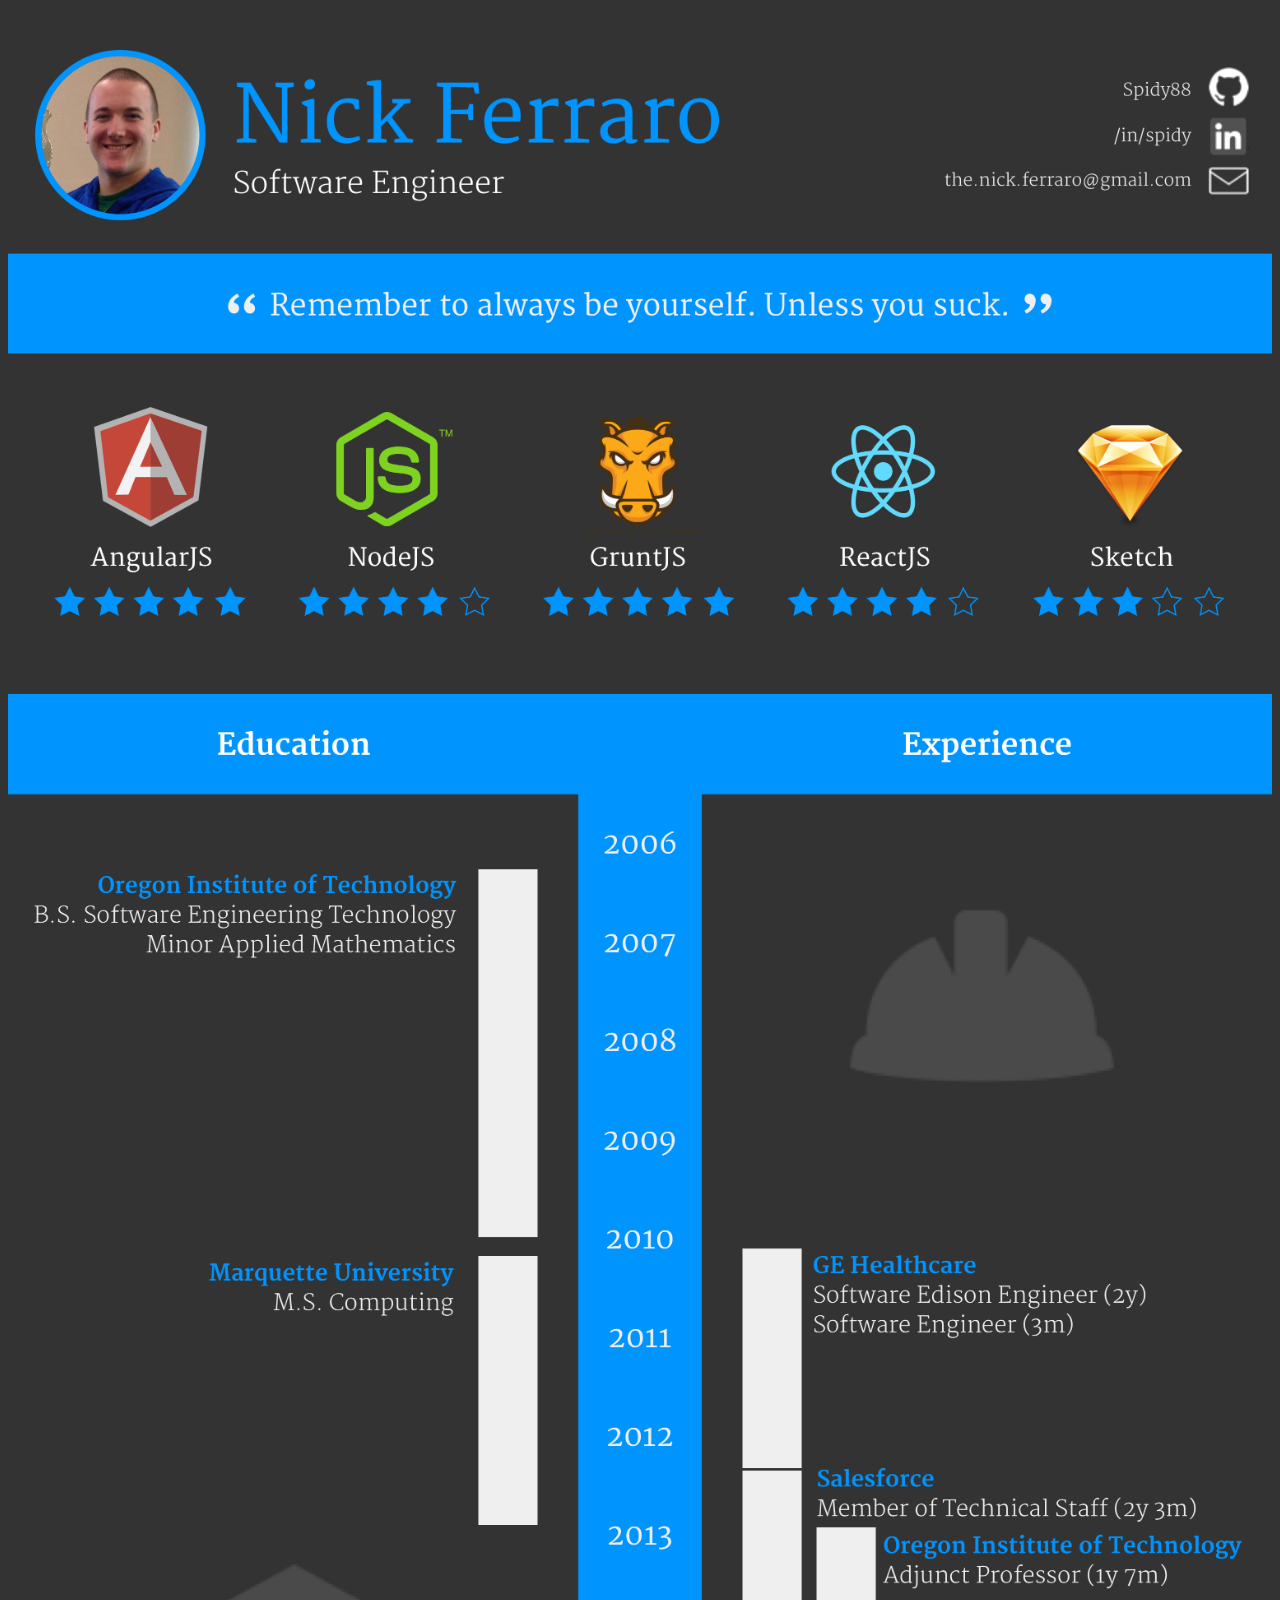
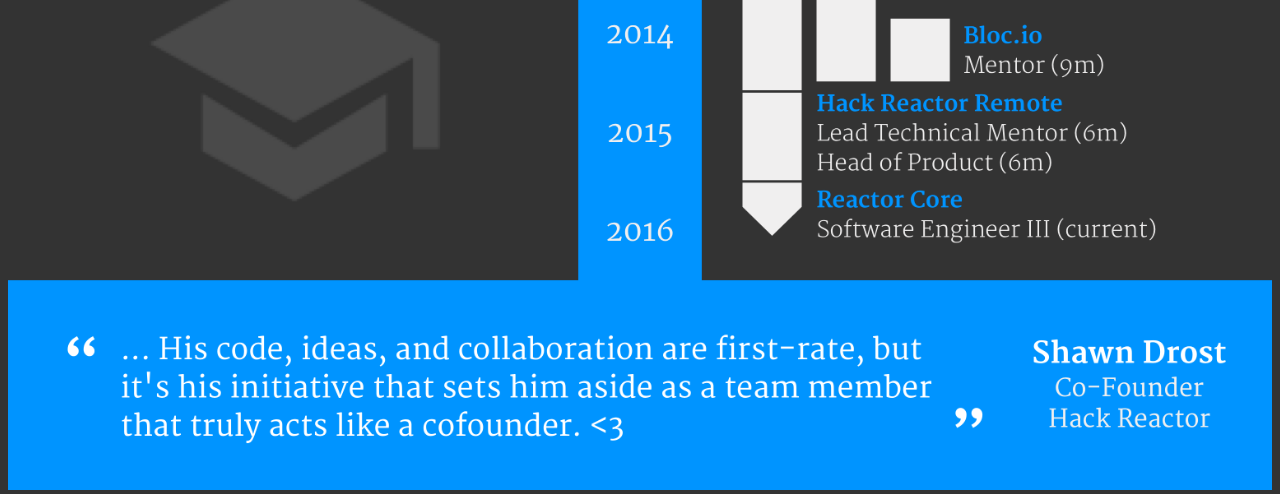
<file: index.html>
<!DOCTYPE html>
<html lang="en">
<head>
    <meta charset="UTF-8">
    <title>Nick Ferraro</title>
    <link rel="stylesheet" href="https://maxcdn.bootstrapcdn.com/bootstrap/3.3.6/css/bootstrap.min.css" integrity="sha384-1q8mTJOASx8j1Au+a5WDVnPi2lkFfwwEAa8hDDdjZlpLegxhjVME1fgjWPGmkzs7" crossorigin="anonymous">
    <link rel="stylesheet" href="style.css" />
</head>
<body>
    <img width="100%" src="snapshot.png" />
</body>
</html>
</file>
<file: style.css>
html, body {
    height: 100%;
    background-color: #333333;
    color: #FFFFFF;
    font-family: 'Merriweather', serif;
    font-weight: 400;
}

.avatar {
    width: 128px;
    height: 128px;
}

.contact-icon {
    width: 32px;
    height: 32px;
}

img.quote {
    width: 44px;
}

.bg-primary {
    background-color: #0094FF;
}

h1.name {
    margin: 0;
    color: #0094FF;
    font-size: 64px;
}

h4.title {
    margin: 0;
    font-size: 24px;
}

.font-light {
    font-weight: 300px;
}

section {
    padding: 32px;
}
</file>
